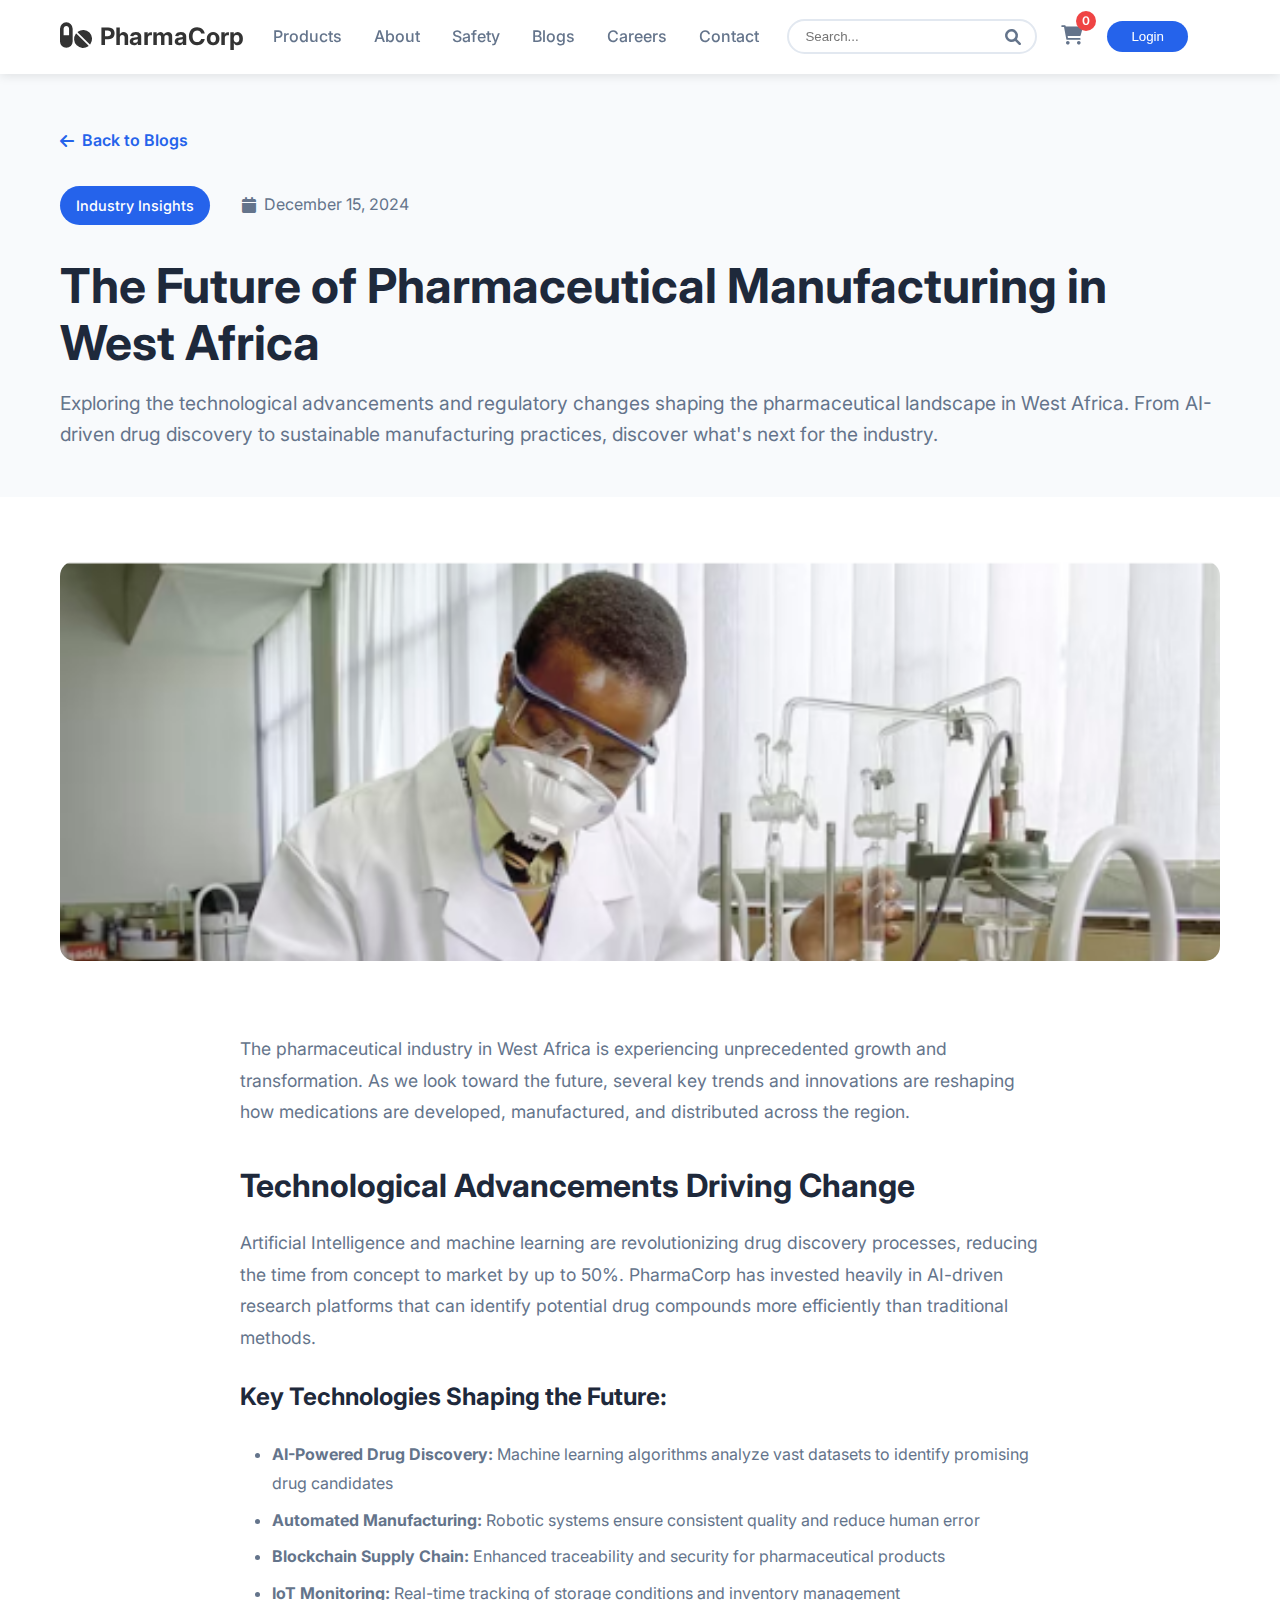
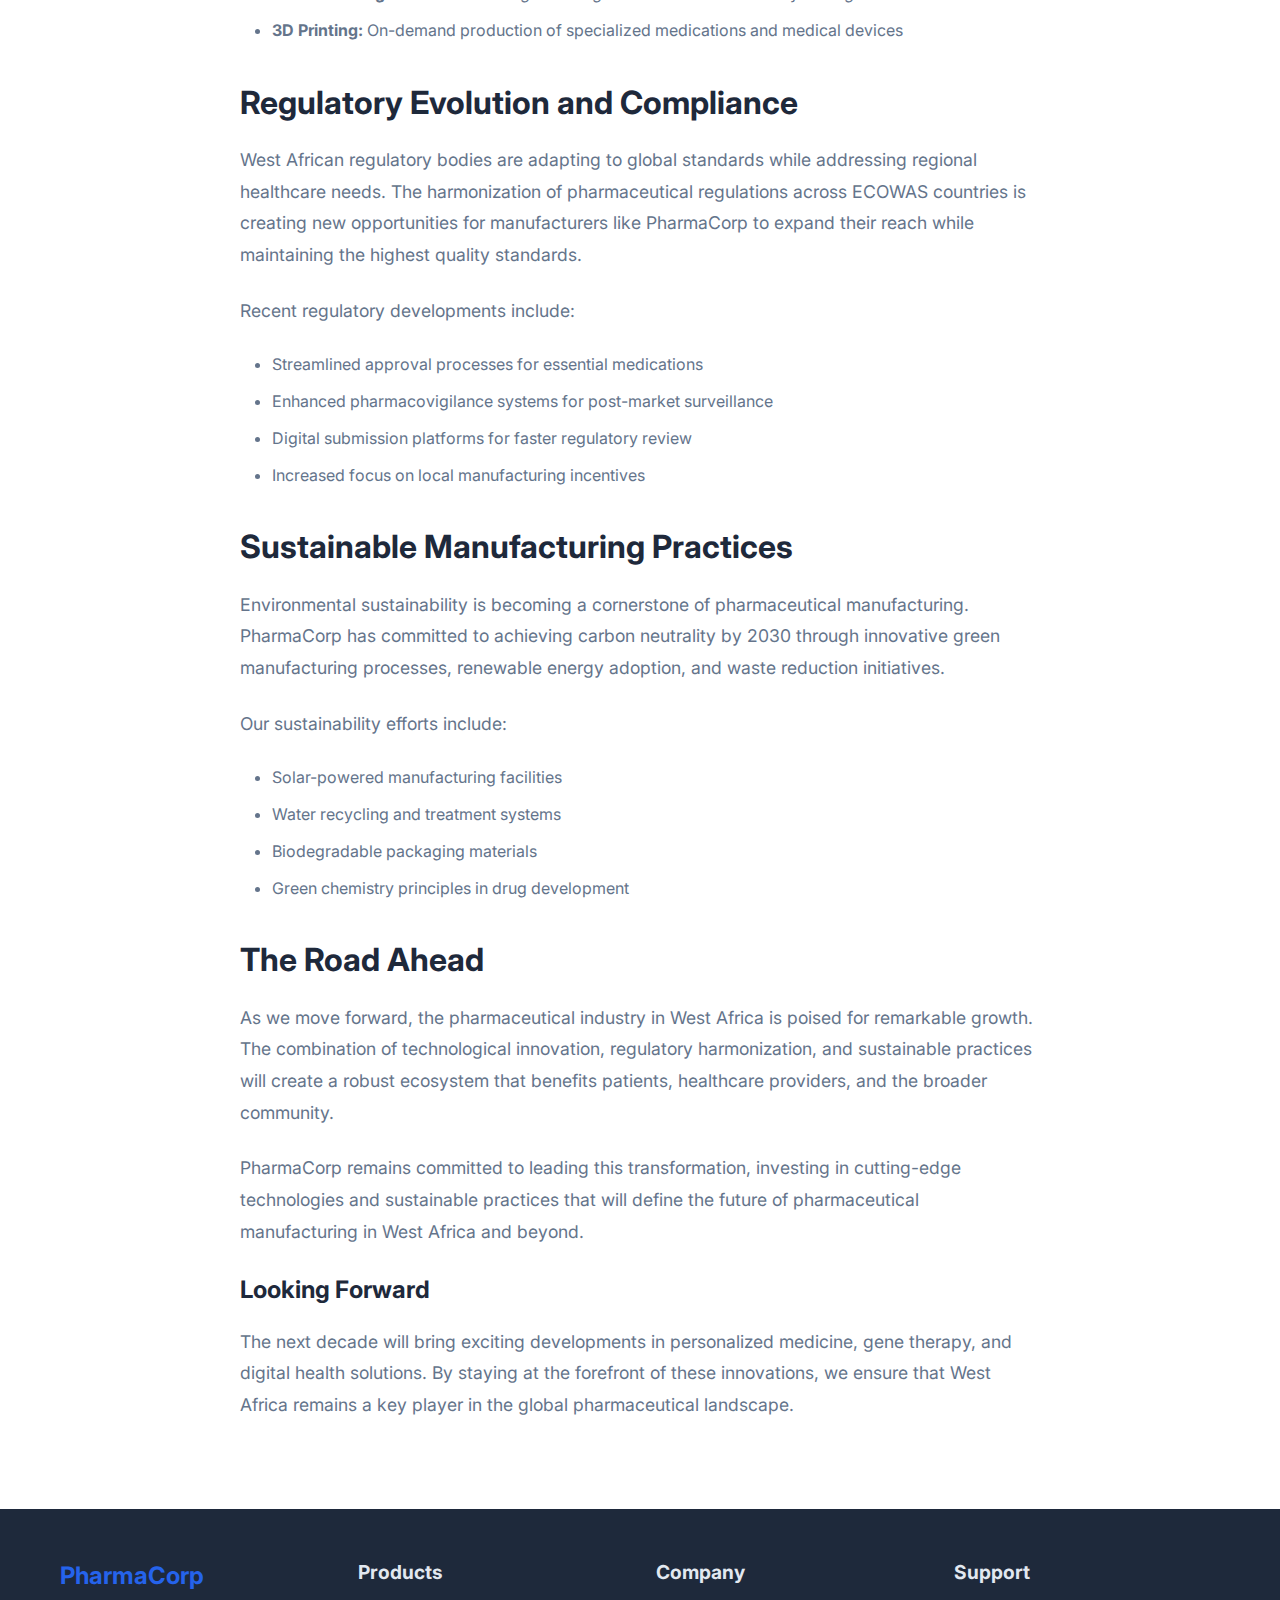
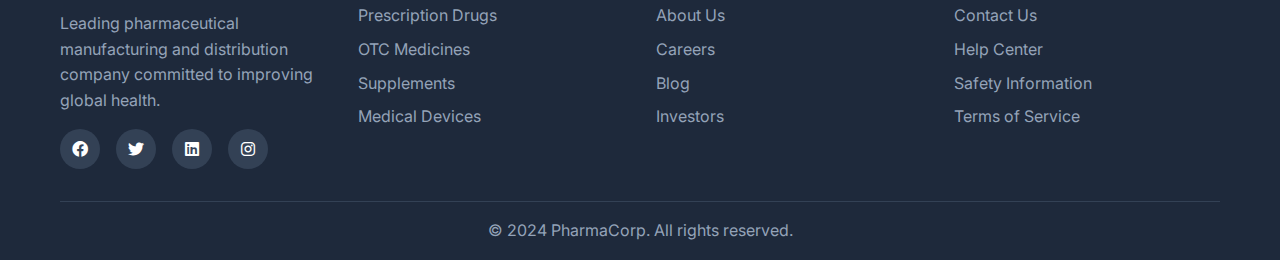
<file: blog-future-pharma.html>
<!DOCTYPE html>
<html lang="en">
<head>
    <meta charset="UTF-8">
    <meta name="viewport" content="width=device-width, initial-scale=1.0">
    <title>The Future of Pharmaceutical Manufacturing in West Africa - PharmaCorp Blog</title>
    <link rel="stylesheet" href="styles.css">
    <link href="https://cdnjs.cloudflare.com/ajax/libs/font-awesome/6.0.0/css/all.min.css" rel="stylesheet">
    <link href="https://fonts.googleapis.com/css2?family=Inter:wght@300;400;500;600;700&display=swap" rel="stylesheet">
    <style>
        .blog-post-page {
            margin-top: 80px;
        }
        
        .blog-post-header {
            background: #f8fafc;
            padding: 3rem 0;
        }
        
        .blog-post-meta {
            display: flex;
            align-items: center;
            gap: 2rem;
            margin-bottom: 2rem;
            flex-wrap: wrap;
        }
        
        .blog-post-category {
            background: #2563eb;
            color: white;
            padding: 0.5rem 1rem;
            border-radius: 20px;
            font-size: 0.9rem;
            font-weight: 500;
        }
        
        .blog-post-date {
            color: #64748b;
            display: flex;
            align-items: center;
        }
        
        .blog-post-date i {
            margin-right: 0.5rem;
        }
        
        .blog-post-title {
            font-size: 3rem;
            font-weight: 700;
            color: #1e293b;
            line-height: 1.2;
            margin-bottom: 1rem;
        }
        
        .blog-post-excerpt {
            font-size: 1.2rem;
            color: #64748b;
            line-height: 1.6;
        }
        
        .blog-post-image {
            width: 100%;
            height: 400px;
            object-fit: cover;
            object-position: top;
            border-radius: 15px;
            margin: 2rem 0;
        }
        
        .blog-post-content {
            max-width: 800px;
            margin: 0 auto;
            padding: 2rem 0;
        }
        
        .blog-post-content h2 {
            font-size: 2rem;
            color: #1e293b;
            margin: 2rem 0 1rem;
        }
        
        .blog-post-content h3 {
            font-size: 1.5rem;
            color: #1e293b;
            margin: 1.5rem 0 1rem;
        }
        
        .blog-post-content p {
            color: #64748b;
            line-height: 1.8;
            margin-bottom: 1.5rem;
            font-size: 1.1rem;
        }
        
        .blog-post-content ul {
            margin: 1.5rem 0;
            padding-left: 2rem;
        }
        
        .blog-post-content li {
            color: #64748b;
            line-height: 1.8;
            margin-bottom: 0.5rem;
        }
        
        .back-to-blogs {
            display: inline-flex;
            align-items: center;
            color: #2563eb;
            text-decoration: none;
            font-weight: 600;
            margin-bottom: 2rem;
            transition: color 0.3s;
        }
        
        .back-to-blogs:hover {
            color: #1d4ed8;
        }
        
        .back-to-blogs i {
            margin-right: 0.5rem;
        }
        
        @media (max-width: 768px) {
            .blog-post-title {
                font-size: 2rem;
            }
            
            .blog-post-meta {
                flex-direction: column;
                align-items: flex-start;
                gap: 1rem;
            }
        }
    </style>
</head>
<body>
    <!-- Header -->
    <header class="header">
        <div class="container">
            <a href="index.html" class="nav-brand" style="text-decoration: none; color: inherit;">
                <i class="fas fa-pills"></i>
                <span>PharmaCorp</span>
            </a>
            <nav class="nav-menu">
                <a href="products.html">Products</a>
                <a href="about.html">About</a>
                <a href="safety.html">Safety</a>
                <a href="blogs.html">Blogs</a>
                <a href="careers.html">Careers</a>
                <a href="index.html#contact">Contact</a>
            </nav>
            <div class="nav-actions">
                <div class="search-box">
                    <input type="text" placeholder="Search..." id="searchInput">
                    <i class="fas fa-search"></i>
                </div>
                <div class="cart-icon">
                    <i class="fas fa-shopping-cart"></i>
                    <span class="cart-count">0</span>
                </div>
                <button class="login-btn">Login</button>
            </div>
        </div>
    </header>

    <!-- Blog Post Page -->
    <main class="blog-post-page">
        <!-- Blog Post Header -->
        <section class="blog-post-header">
            <div class="container">
                <a href="blogs.html" class="back-to-blogs">
                    <i class="fas fa-arrow-left"></i>
                    Back to Blogs
                </a>
                
                <div class="blog-post-meta">
                    <span class="blog-post-category">Industry Insights</span>
                    <span class="blog-post-date">
                        <i class="fas fa-calendar"></i>
                        December 15, 2024
                    </span>
                </div>
                
                <h1 class="blog-post-title">The Future of Pharmaceutical Manufacturing in West Africa</h1>
                <p class="blog-post-excerpt">Exploring the technological advancements and regulatory changes shaping the pharmaceutical landscape in West Africa. From AI-driven drug discovery to sustainable manufacturing practices, discover what's next for the industry.</p>
            </div>
        </section>

        <!-- Blog Post Content -->
        <section style="padding: 2rem 0; background: white;">
            <div class="container">
                <img src="images/doc in lab.png" alt="Pharmaceutical Scientist in Laboratory" class="blog-post-image"  >
                
                <div class="blog-post-content">
                    <p>The pharmaceutical industry in West Africa is experiencing unprecedented growth and transformation. As we look toward the future, several key trends and innovations are reshaping how medications are developed, manufactured, and distributed across the region.</p>

                    <h2>Technological Advancements Driving Change</h2>
                    <p>Artificial Intelligence and machine learning are revolutionizing drug discovery processes, reducing the time from concept to market by up to 50%. PharmaCorp has invested heavily in AI-driven research platforms that can identify potential drug compounds more efficiently than traditional methods.</p>

                    <h3>Key Technologies Shaping the Future:</h3>
                    <ul>
                        <li><strong>AI-Powered Drug Discovery:</strong> Machine learning algorithms analyze vast datasets to identify promising drug candidates</li>
                        <li><strong>Automated Manufacturing:</strong> Robotic systems ensure consistent quality and reduce human error</li>
                        <li><strong>Blockchain Supply Chain:</strong> Enhanced traceability and security for pharmaceutical products</li>
                        <li><strong>IoT Monitoring:</strong> Real-time tracking of storage conditions and inventory management</li>
                        <li><strong>3D Printing:</strong> On-demand production of specialized medications and medical devices</li>
                    </ul>

                    <h2>Regulatory Evolution and Compliance</h2>
                    <p>West African regulatory bodies are adapting to global standards while addressing regional healthcare needs. The harmonization of pharmaceutical regulations across ECOWAS countries is creating new opportunities for manufacturers like PharmaCorp to expand their reach while maintaining the highest quality standards.</p>

                    <p>Recent regulatory developments include:</p>
                    <ul>
                        <li>Streamlined approval processes for essential medications</li>
                        <li>Enhanced pharmacovigilance systems for post-market surveillance</li>
                        <li>Digital submission platforms for faster regulatory review</li>
                        <li>Increased focus on local manufacturing incentives</li>
                    </ul>

                    <h2>Sustainable Manufacturing Practices</h2>
                    <p>Environmental sustainability is becoming a cornerstone of pharmaceutical manufacturing. PharmaCorp has committed to achieving carbon neutrality by 2030 through innovative green manufacturing processes, renewable energy adoption, and waste reduction initiatives.</p>

                    <p>Our sustainability efforts include:</p>
                    <ul>
                        <li>Solar-powered manufacturing facilities</li>
                        <li>Water recycling and treatment systems</li>
                        <li>Biodegradable packaging materials</li>
                        <li>Green chemistry principles in drug development</li>
                    </ul>

                    <h2>The Road Ahead</h2>
                    <p>As we move forward, the pharmaceutical industry in West Africa is poised for remarkable growth. The combination of technological innovation, regulatory harmonization, and sustainable practices will create a robust ecosystem that benefits patients, healthcare providers, and the broader community.</p>

                    <p>PharmaCorp remains committed to leading this transformation, investing in cutting-edge technologies and sustainable practices that will define the future of pharmaceutical manufacturing in West Africa and beyond.</p>

                    <h3>Looking Forward</h3>
                    <p>The next decade will bring exciting developments in personalized medicine, gene therapy, and digital health solutions. By staying at the forefront of these innovations, we ensure that West Africa remains a key player in the global pharmaceutical landscape.</p>
                </div>
            </div>
        </section>
    </main>

    <!-- Footer -->
    <footer class="footer">
        <div class="container">
            <div class="footer-content">
                <div class="footer-section">
                    <h3>PharmaCorp</h3>
                    <p>Leading pharmaceutical manufacturing and distribution company committed to improving global health.</p>
                    <div class="social-links">
                        <a href="https://www.facebook.com/pharmacorp" target="_blank" rel="noopener noreferrer"><i class="fab fa-facebook"></i></a>
                        <a href="https://www.twitter.com/pharmacorp" target="_blank" rel="noopener noreferrer"><i class="fab fa-twitter"></i></a>
                        <a href="https://www.linkedin.com/company/pharmacorp" target="_blank" rel="noopener noreferrer"><i class="fab fa-linkedin"></i></a>
                        <a href="https://www.instagram.com/pharmacorp" target="_blank" rel="noopener noreferrer"><i class="fab fa-instagram"></i></a>
                    </div>
                </div>
                <div class="footer-section">
                    <h4>Products</h4>
                    <ul>
                        <li><a href="#">Prescription Drugs</a></li>
                        <li><a href="#">OTC Medicines</a></li>
                        <li><a href="#">Supplements</a></li>
                        <li><a href="#">Medical Devices</a></li>
                    </ul>
                </div>
                <div class="footer-section">
                    <h4>Company</h4>
                    <ul>
                        <li><a href="about.html">About Us</a></li>
                        <li><a href="#">Careers</a></li>
                        <li><a href="blogs.html">Blog</a></li>
                        <li><a href="#">Investors</a></li>
                    </ul>
                </div>
                <div class="footer-section">
                    <h4>Support</h4>
                    <ul>
                        <li><a href="index.html#contact">Contact Us</a></li>
                        <li><a href="#">Help Center</a></li>
                        <li><a href="safety.html">Safety Information</a></li>
                        <li><a href="#">Terms of Service</a></li>
                    </ul>
                </div>
            </div>
            <div class="footer-bottom">
                <p>&copy; 2024 PharmaCorp. All rights reserved.</p>
            </div>
        </div>
    </footer>

    <script src="script.js"></script>
</body>
</html>
</file>
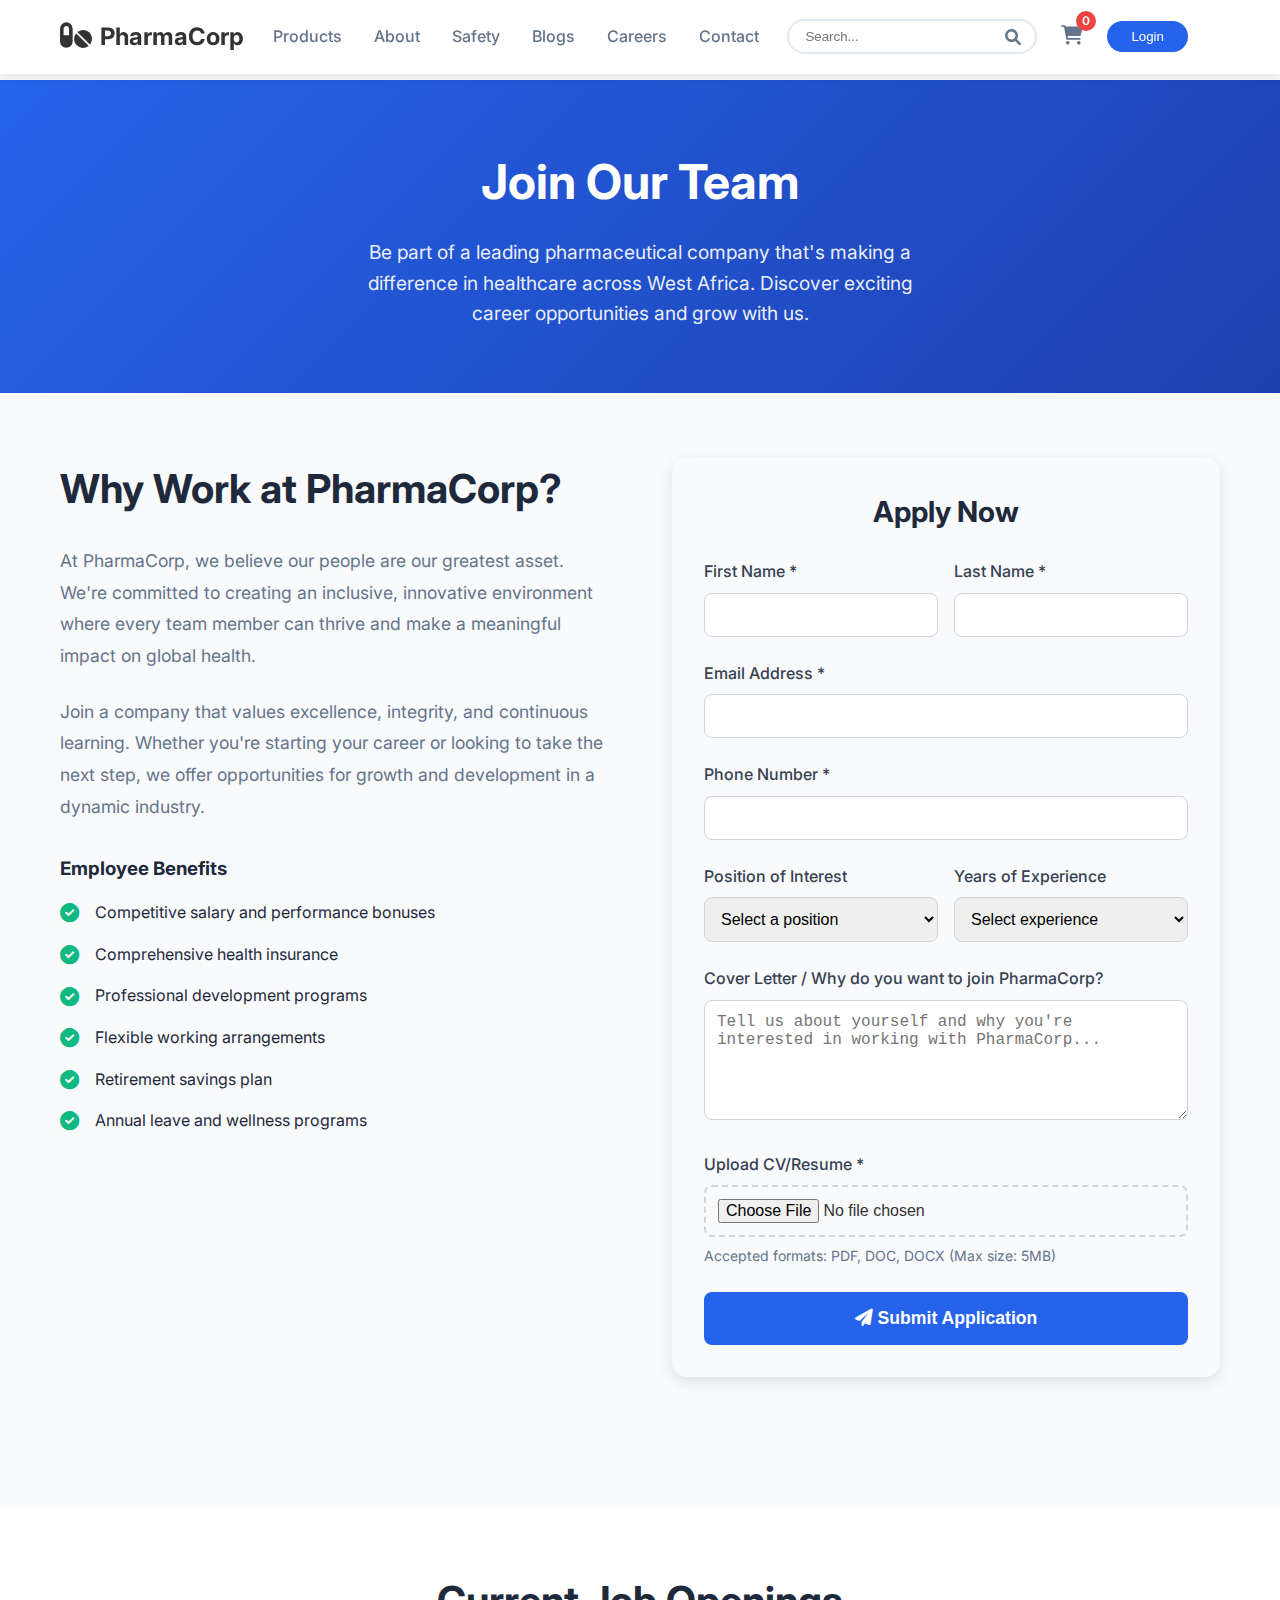
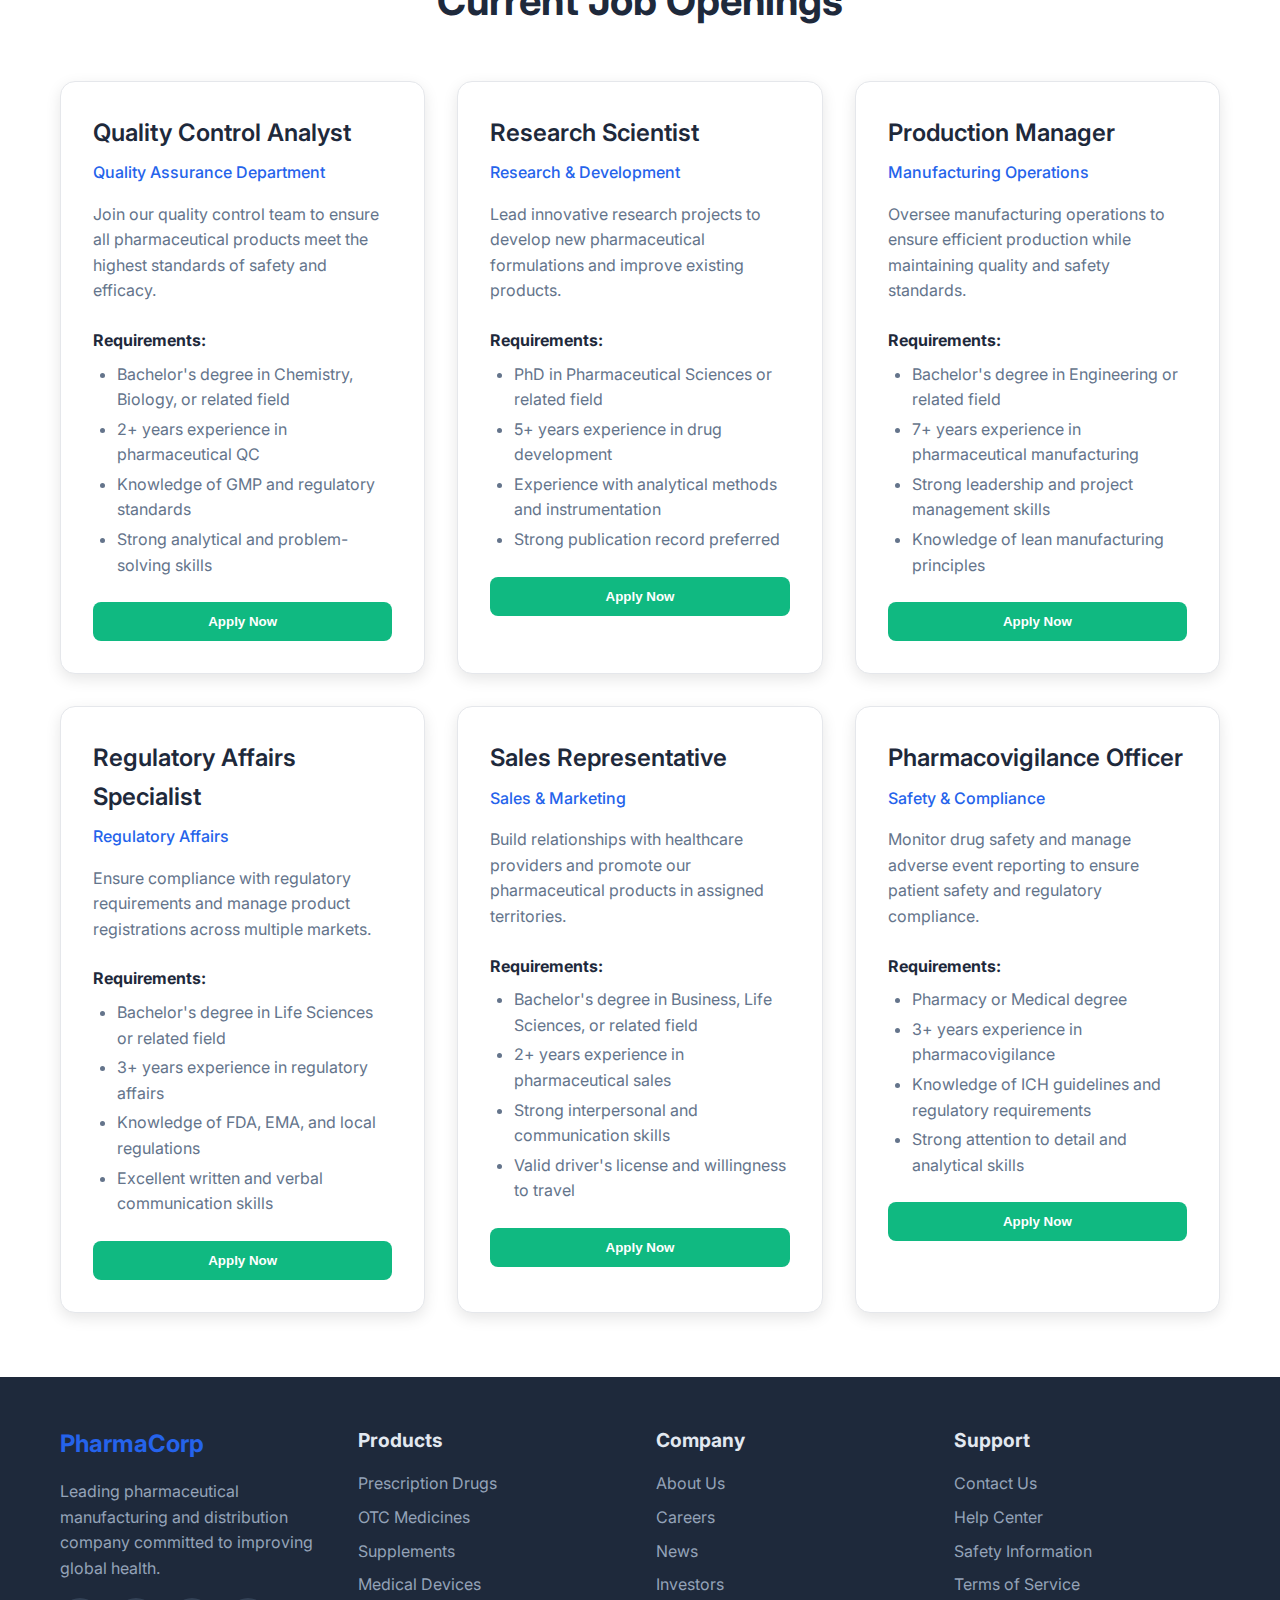
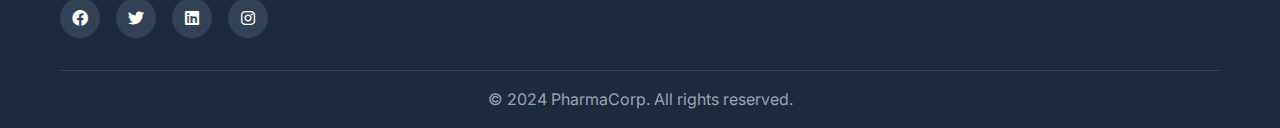
<file: careers.html>
<!DOCTYPE html>
<html lang="en">
<head>
    <meta charset="UTF-8">
    <meta name="viewport" content="width=device-width, initial-scale=1.0">
    <title>Careers - Join Our Team | PharmaCorp</title>
    <link rel="stylesheet" href="styles.css">
    <link href="https://cdnjs.cloudflare.com/ajax/libs/font-awesome/6.0.0/css/all.min.css" rel="stylesheet">
    <link href="https://fonts.googleapis.com/css2?family=Inter:wght@300;400;500;600;700&display=swap" rel="stylesheet">
    <style>
        .careers-page {
            margin-top: 80px;
        }
        
        .careers-hero {
            background: linear-gradient(135deg, #2563eb 0%, #1e40af 100%);
            color: white;
            padding: 4rem 0;
            text-align: center;
        }
        
        .careers-hero h1 {
            font-size: 3rem;
            font-weight: 700;
            margin-bottom: 1rem;
        }
        
        .careers-hero p {
            font-size: 1.2rem;
            opacity: 0.9;
            max-width: 600px;
            margin: 0 auto;
        }
        
        .careers-content {
            padding: 4rem 0;
        }
        
        .careers-grid {
            display: grid;
            grid-template-columns: 1fr 1fr;
            gap: 4rem;
            margin-bottom: 4rem;
        }
        
        .careers-info h2 {
            font-size: 2.5rem;
            color: #1e293b;
            margin-bottom: 1.5rem;
        }
        
        .careers-info p {
            color: #64748b;
            line-height: 1.8;
            margin-bottom: 1.5rem;
            font-size: 1.1rem;
        }
        
        .benefits-list {
            list-style: none;
            padding: 0;
        }
        
        .benefits-list li {
            display: flex;
            align-items: center;
            margin-bottom: 1rem;
            color: #1e293b;
        }
        
        .benefits-list i {
            color: #10b981;
            margin-right: 1rem;
            font-size: 1.2rem;
        }
        
        .application-form {
            background: #f8fafc;
            padding: 2rem;
            border-radius: 15px;
            box-shadow: 0 5px 15px rgba(0,0,0,0.1);
        }
        
        .application-form h3 {
            font-size: 1.8rem;
            color: #1e293b;
            margin-bottom: 1.5rem;
            text-align: center;
        }
        
        .form-group {
            margin-bottom: 1.5rem;
        }
        
        .form-group label {
            display: block;
            margin-bottom: 0.5rem;
            color: #374151;
            font-weight: 500;
        }
        
        .form-group input,
        .form-group select,
        .form-group textarea {
            width: 100%;
            padding: 0.75rem;
            border: 1px solid #d1d5db;
            border-radius: 8px;
            font-size: 1rem;
            transition: border-color 0.3s;
        }
        
        .form-group input:focus,
        .form-group select:focus,
        .form-group textarea:focus {
            outline: none;
            border-color: #2563eb;
            box-shadow: 0 0 0 3px rgba(37, 99, 235, 0.1);
        }
        
        .form-group textarea {
            resize: vertical;
            min-height: 120px;
        }
        
        .form-row {
            display: grid;
            grid-template-columns: 1fr 1fr;
            gap: 1rem;
        }
        
        .submit-btn {
            background: #2563eb;
            color: white;
            padding: 1rem 2rem;
            border: none;
            border-radius: 8px;
            font-size: 1.1rem;
            font-weight: 600;
            cursor: pointer;
            transition: background-color 0.3s;
            width: 100%;
        }
        
        .submit-btn:hover {
            background: #1d4ed8;
        }
        
        .job-openings {
            background: white;
            padding: 4rem 0;
        }
        
        .job-openings h2 {
            text-align: center;
            font-size: 2.5rem;
            color: #1e293b;
            margin-bottom: 3rem;
        }
        
        .jobs-grid {
            display: grid;
            grid-template-columns: repeat(auto-fit, minmax(350px, 1fr));
            gap: 2rem;
        }
        
        .job-card {
            background: white;
            padding: 2rem;
            border-radius: 15px;
            box-shadow: 0 5px 15px rgba(0,0,0,0.1);
            border: 1px solid #e5e7eb;
            transition: transform 0.3s, box-shadow 0.3s;
        }
        
        .job-card:hover {
            transform: translateY(-5px);
            box-shadow: 0 10px 25px rgba(0,0,0,0.15);
        }
        
        .job-title {
            font-size: 1.5rem;
            font-weight: 600;
            color: #1e293b;
            margin-bottom: 0.5rem;
        }
        
        .job-department {
            color: #2563eb;
            font-weight: 500;
            margin-bottom: 1rem;
        }
        
        .job-description {
            color: #64748b;
            line-height: 1.6;
            margin-bottom: 1.5rem;
        }
        
        .job-requirements {
            margin-bottom: 1.5rem;
        }
        
        .job-requirements h4 {
            color: #1e293b;
            margin-bottom: 0.5rem;
            font-size: 1rem;
        }
        
        .job-requirements ul {
            color: #64748b;
            padding-left: 1.5rem;
        }
        
        .job-requirements li {
            margin-bottom: 0.25rem;
        }
        
        .apply-btn {
            background: #10b981;
            color: white;
            padding: 0.75rem 1.5rem;
            border: none;
            border-radius: 8px;
            font-weight: 600;
            cursor: pointer;
            transition: background-color 0.3s;
            width: 100%;
        }
        
        .apply-btn:hover {
            background: #059669;
        }
        
        @media (max-width: 768px) {
            .careers-grid {
                grid-template-columns: 1fr;
                gap: 2rem;
            }
            
            .form-row {
                grid-template-columns: 1fr;
            }
            
            .careers-hero h1 {
                font-size: 2rem;
            }
        }
    </style>
</head>
<body>
    <!-- Header -->
    <header class="header">
        <div class="container">
            <a href="index.html" class="nav-brand" style="text-decoration: none; color: inherit;">
                <i class="fas fa-pills"></i>
                <span>PharmaCorp</span>
            </a>
            <nav class="nav-menu">
                <a href="products.html">Products</a>
                <a href="about.html">About</a>
                <a href="safety.html">Safety</a>
                <a href="blogs.html">Blogs</a>
                <a href="careers.html">Careers</a>
                <a href="index.html#contact">Contact</a>
            </nav>
            <div class="nav-actions">
                <div class="search-box">
                    <input type="text" placeholder="Search..." id="searchInput">
                    <i class="fas fa-search"></i>
                </div>
                <div class="cart-icon">
                    <i class="fas fa-shopping-cart"></i>
                    <span class="cart-count">0</span>
                </div>
                <button class="login-btn">Login</button>
            </div>
        </div>
    </header>

    <!-- Careers Page -->
    <main class="careers-page">
        <!-- Hero Section -->
        <section class="careers-hero">
            <div class="container">
                <h1>Join Our Team</h1>
                <p>Be part of a leading pharmaceutical company that's making a difference in healthcare across West Africa. Discover exciting career opportunities and grow with us.</p>
            </div>
        </section>

        <!-- Careers Content -->
        <section class="careers-content">
            <div class="container">
                <div class="careers-grid">
                    <div class="careers-info">
                        <h2>Why Work at PharmaCorp?</h2>
                        <p>At PharmaCorp, we believe our people are our greatest asset. We're committed to creating an inclusive, innovative environment where every team member can thrive and make a meaningful impact on global health.</p>
                        
                        <p>Join a company that values excellence, integrity, and continuous learning. Whether you're starting your career or looking to take the next step, we offer opportunities for growth and development in a dynamic industry.</p>
                        
                        <h3 style="color: #1e293b; margin: 2rem 0 1rem;">Employee Benefits</h3>
                        <ul class="benefits-list">
                            <li><i class="fas fa-check-circle"></i>Competitive salary and performance bonuses</li>
                            <li><i class="fas fa-check-circle"></i>Comprehensive health insurance</li>
                            <li><i class="fas fa-check-circle"></i>Professional development programs</li>
                            <li><i class="fas fa-check-circle"></i>Flexible working arrangements</li>
                            <li><i class="fas fa-check-circle"></i>Retirement savings plan</li>
                            <li><i class="fas fa-check-circle"></i>Annual leave and wellness programs</li>
                        </ul>
                    </div>
                    
                    <div class="application-form">
                        <h3>Apply Now</h3>
                        <form id="careerForm">
                            <div class="form-row">
                                <div class="form-group">
                                    <label for="firstName">First Name *</label>
                                    <input type="text" id="firstName" name="firstName" required>
                                </div>
                                <div class="form-group">
                                    <label for="lastName">Last Name *</label>
                                    <input type="text" id="lastName" name="lastName" required>
                                </div>
                            </div>
                            
                            <div class="form-group">
                                <label for="email">Email Address *</label>
                                <input type="email" id="email" name="email" required>
                            </div>
                            
                            <div class="form-group">
                                <label for="phone">Phone Number *</label>
                                <input type="tel" id="phone" name="phone" required>
                            </div>
                            
                            <div class="form-row">
                                <div class="form-group">
                                    <label for="position">Position of Interest</label>
                                    <select id="position" name="position">
                                        <option value="">Select a position</option>
                                        <option value="quality-analyst">Quality Control Analyst</option>
                                        <option value="research-scientist">Research Scientist</option>
                                        <option value="production-manager">Production Manager</option>
                                        <option value="regulatory-affairs">Regulatory Affairs Specialist</option>
                                        <option value="sales-representative">Sales Representative</option>
                                        <option value="other">Other</option>
                                    </select>
                                </div>
                                <div class="form-group">
                                    <label for="experience">Years of Experience</label>
                                    <select id="experience" name="experience">
                                        <option value="">Select experience</option>
                                        <option value="0-2">0-2 years</option>
                                        <option value="3-5">3-5 years</option>
                                        <option value="6-10">6-10 years</option>
                                        <option value="10+">10+ years</option>
                                    </select>
                                </div>
                            </div>
                            
                            <div class="form-group">
                                <label for="coverLetter">Cover Letter / Why do you want to join PharmaCorp?</label>
                                <textarea id="coverLetter" name="coverLetter" placeholder="Tell us about yourself and why you're interested in working with PharmaCorp..."></textarea>
                            </div>

                            <div class="form-group">
                                <label for="cvUpload">Upload CV/Resume *</label>
                                <input type="file" id="cvUpload" name="cvUpload" accept=".pdf,.doc,.docx" required style="padding: 0.75rem; border: 2px dashed #d1d5db; border-radius: 8px; background: #f9fafb;">
                                <small style="color: #64748b; font-size: 0.875rem; margin-top: 0.5rem; display: block;">Accepted formats: PDF, DOC, DOCX (Max size: 5MB)</small>
                            </div>

                            <button type="submit" class="submit-btn">
                                <i class="fas fa-paper-plane"></i>
                                Submit Application
                            </button>
                        </form>
                    </div>
                </div>
            </div>
        </section>

        <!-- Job Openings -->
        <section class="job-openings">
            <div class="container">
                <h2>Current Job Openings</h2>
                <div class="jobs-grid">
                    <div class="job-card">
                        <h3 class="job-title">Quality Control Analyst</h3>
                        <div class="job-department">Quality Assurance Department</div>
                        <p class="job-description">Join our quality control team to ensure all pharmaceutical products meet the highest standards of safety and efficacy.</p>
                        <div class="job-requirements">
                            <h4>Requirements:</h4>
                            <ul>
                                <li>Bachelor's degree in Chemistry, Biology, or related field</li>
                                <li>2+ years experience in pharmaceutical QC</li>
                                <li>Knowledge of GMP and regulatory standards</li>
                                <li>Strong analytical and problem-solving skills</li>
                            </ul>
                        </div>
                        <button class="apply-btn" onclick="scrollToApplication('quality-analyst')">Apply Now</button>
                    </div>

                    <div class="job-card">
                        <h3 class="job-title">Research Scientist</h3>
                        <div class="job-department">Research & Development</div>
                        <p class="job-description">Lead innovative research projects to develop new pharmaceutical formulations and improve existing products.</p>
                        <div class="job-requirements">
                            <h4>Requirements:</h4>
                            <ul>
                                <li>PhD in Pharmaceutical Sciences or related field</li>
                                <li>5+ years experience in drug development</li>
                                <li>Experience with analytical methods and instrumentation</li>
                                <li>Strong publication record preferred</li>
                            </ul>
                        </div>
                        <button class="apply-btn" onclick="scrollToApplication('research-scientist')">Apply Now</button>
                    </div>

                    <div class="job-card">
                        <h3 class="job-title">Production Manager</h3>
                        <div class="job-department">Manufacturing Operations</div>
                        <p class="job-description">Oversee manufacturing operations to ensure efficient production while maintaining quality and safety standards.</p>
                        <div class="job-requirements">
                            <h4>Requirements:</h4>
                            <ul>
                                <li>Bachelor's degree in Engineering or related field</li>
                                <li>7+ years experience in pharmaceutical manufacturing</li>
                                <li>Strong leadership and project management skills</li>
                                <li>Knowledge of lean manufacturing principles</li>
                            </ul>
                        </div>
                        <button class="apply-btn" onclick="scrollToApplication('production-manager')">Apply Now</button>
                    </div>

                    <div class="job-card">
                        <h3 class="job-title">Regulatory Affairs Specialist</h3>
                        <div class="job-department">Regulatory Affairs</div>
                        <p class="job-description">Ensure compliance with regulatory requirements and manage product registrations across multiple markets.</p>
                        <div class="job-requirements">
                            <h4>Requirements:</h4>
                            <ul>
                                <li>Bachelor's degree in Life Sciences or related field</li>
                                <li>3+ years experience in regulatory affairs</li>
                                <li>Knowledge of FDA, EMA, and local regulations</li>
                                <li>Excellent written and verbal communication skills</li>
                            </ul>
                        </div>
                        <button class="apply-btn" onclick="scrollToApplication('regulatory-affairs')">Apply Now</button>
                    </div>

                    <div class="job-card">
                        <h3 class="job-title">Sales Representative</h3>
                        <div class="job-department">Sales & Marketing</div>
                        <p class="job-description">Build relationships with healthcare providers and promote our pharmaceutical products in assigned territories.</p>
                        <div class="job-requirements">
                            <h4>Requirements:</h4>
                            <ul>
                                <li>Bachelor's degree in Business, Life Sciences, or related field</li>
                                <li>2+ years experience in pharmaceutical sales</li>
                                <li>Strong interpersonal and communication skills</li>
                                <li>Valid driver's license and willingness to travel</li>
                            </ul>
                        </div>
                        <button class="apply-btn" onclick="scrollToApplication('sales-representative')">Apply Now</button>
                    </div>

                    <div class="job-card">
                        <h3 class="job-title">Pharmacovigilance Officer</h3>
                        <div class="job-department">Safety & Compliance</div>
                        <p class="job-description">Monitor drug safety and manage adverse event reporting to ensure patient safety and regulatory compliance.</p>
                        <div class="job-requirements">
                            <h4>Requirements:</h4>
                            <ul>
                                <li>Pharmacy or Medical degree</li>
                                <li>3+ years experience in pharmacovigilance</li>
                                <li>Knowledge of ICH guidelines and regulatory requirements</li>
                                <li>Strong attention to detail and analytical skills</li>
                            </ul>
                        </div>
                        <button class="apply-btn" onclick="scrollToApplication('other')">Apply Now</button>
                    </div>
                </div>
            </div>
        </section>
    </main>

    <!-- Footer -->
    <footer class="footer">
        <div class="container">
            <div class="footer-content">
                <div class="footer-section">
                    <h3>PharmaCorp</h3>
                    <p>Leading pharmaceutical manufacturing and distribution company committed to improving global health.</p>
                    <div class="social-links">
                        <a href="https://www.facebook.com/pharmacorp" target="_blank" rel="noopener noreferrer"><i class="fab fa-facebook"></i></a>
                        <a href="https://www.twitter.com/pharmacorp" target="_blank" rel="noopener noreferrer"><i class="fab fa-twitter"></i></a>
                        <a href="https://www.linkedin.com/company/pharmacorp" target="_blank" rel="noopener noreferrer"><i class="fab fa-linkedin"></i></a>
                        <a href="https://www.instagram.com/pharmacorp" target="_blank" rel="noopener noreferrer"><i class="fab fa-instagram"></i></a>
                    </div>
                </div>
                <div class="footer-section">
                    <h4>Products</h4>
                    <ul>
                        <li><a href="#">Prescription Drugs</a></li>
                        <li><a href="#">OTC Medicines</a></li>
                        <li><a href="#">Supplements</a></li>
                        <li><a href="#">Medical Devices</a></li>
                    </ul>
                </div>
                <div class="footer-section">
                    <h4>Company</h4>
                    <ul>
                        <li><a href="about.html">About Us</a></li>
                        <li><a href="careers.html">Careers</a></li>
                        <li><a href="blogs.html">News</a></li>
                        <li><a href="#">Investors</a></li>
                    </ul>
                </div>
                <div class="footer-section">
                    <h4>Support</h4>
                    <ul>
                        <li><a href="index.html#contact">Contact Us</a></li>
                        <li><a href="#">Help Center</a></li>
                        <li><a href="safety.html">Safety Information</a></li>
                        <li><a href="#">Terms of Service</a></li>
                    </ul>
                </div>
            </div>
            <div class="footer-bottom">
                <p>&copy; 2024 PharmaCorp. All rights reserved.</p>
            </div>
        </div>
    </footer>

    <script src="script.js"></script>
    <script src="careers.js"></script>
</body>
</html>
</file>
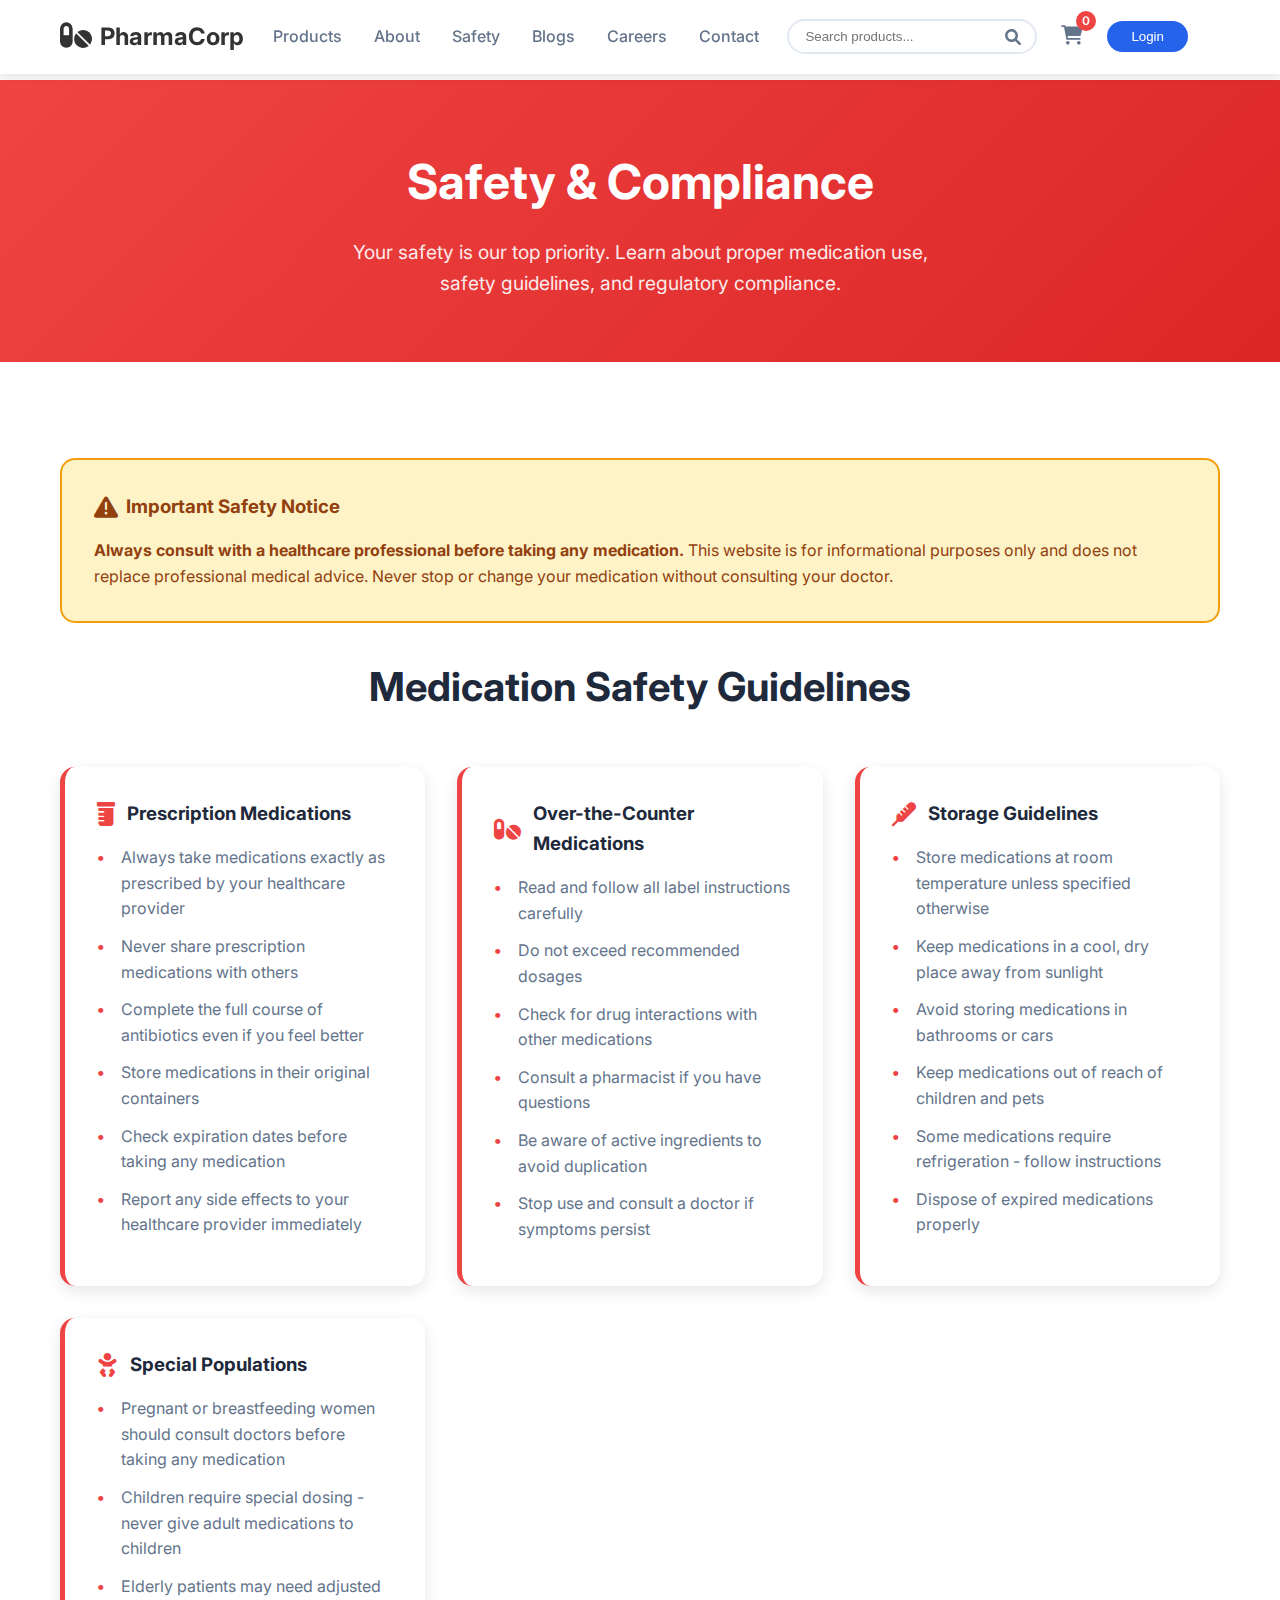
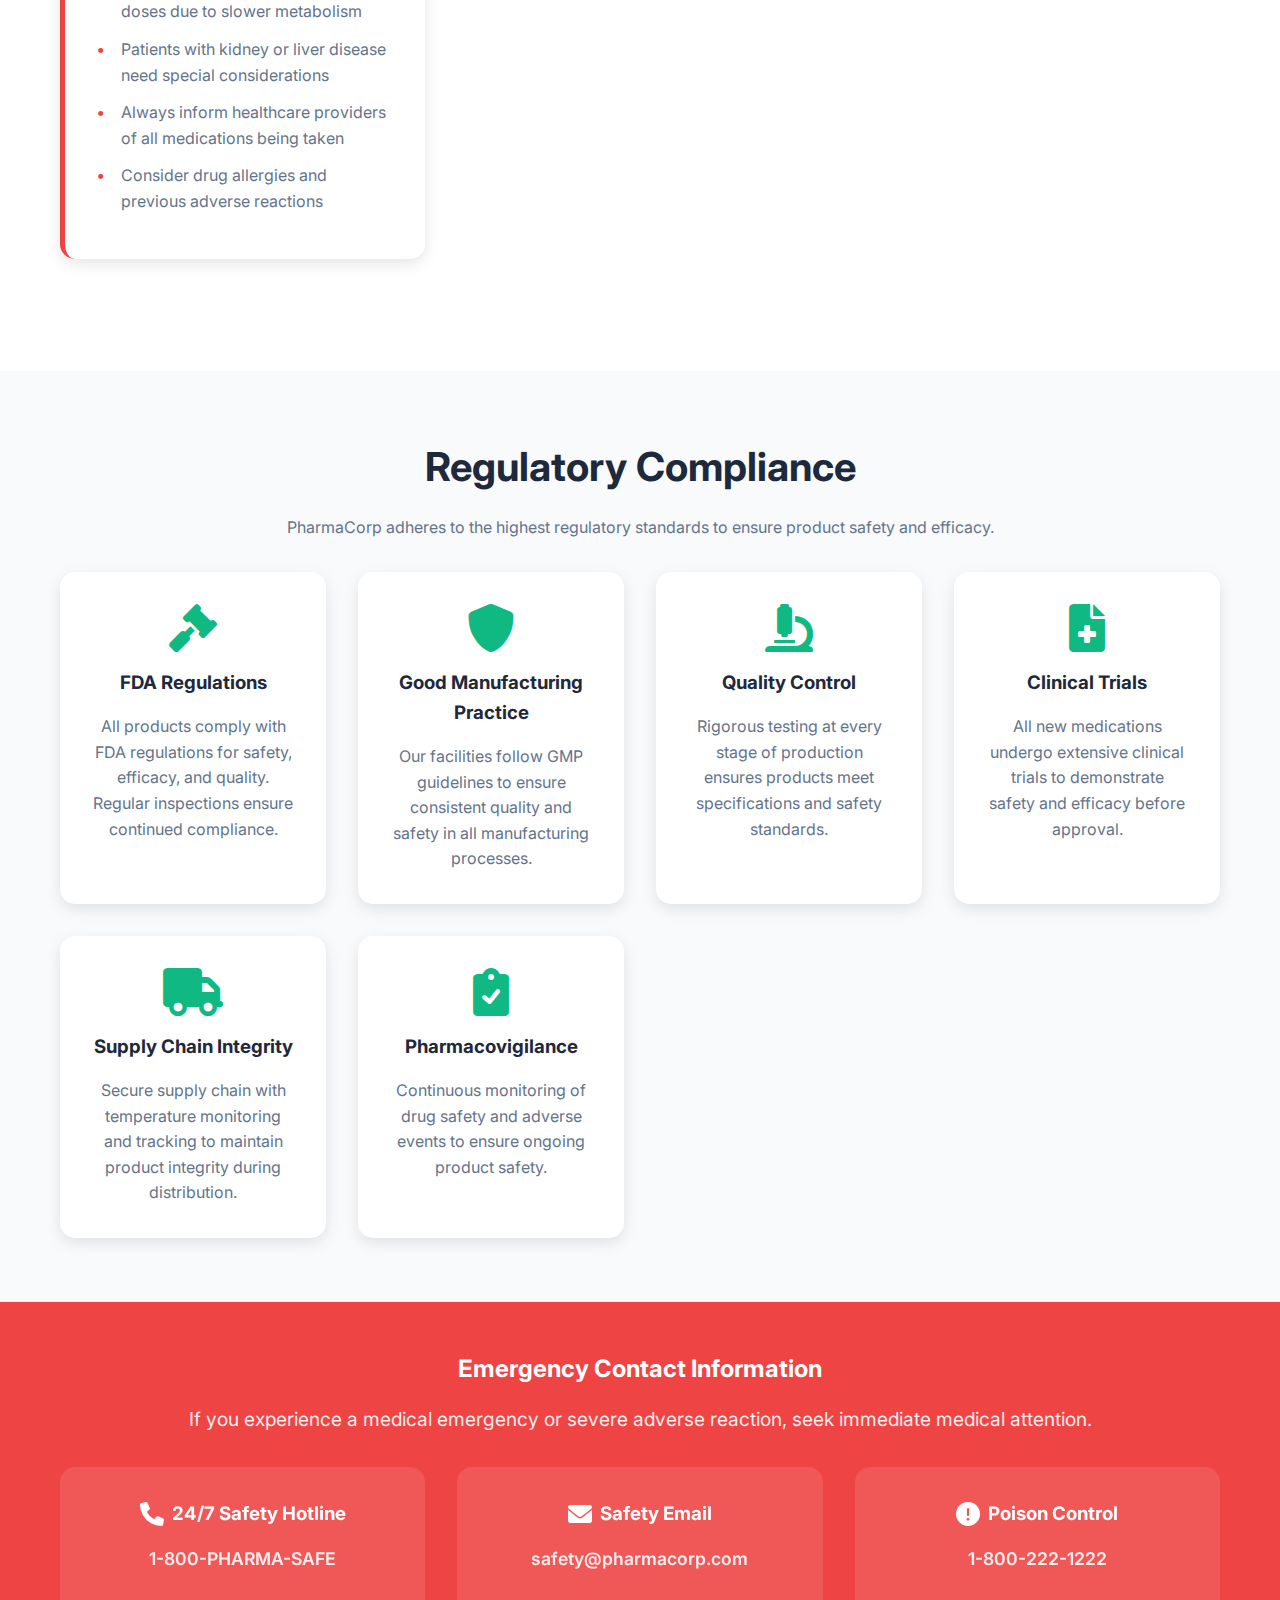
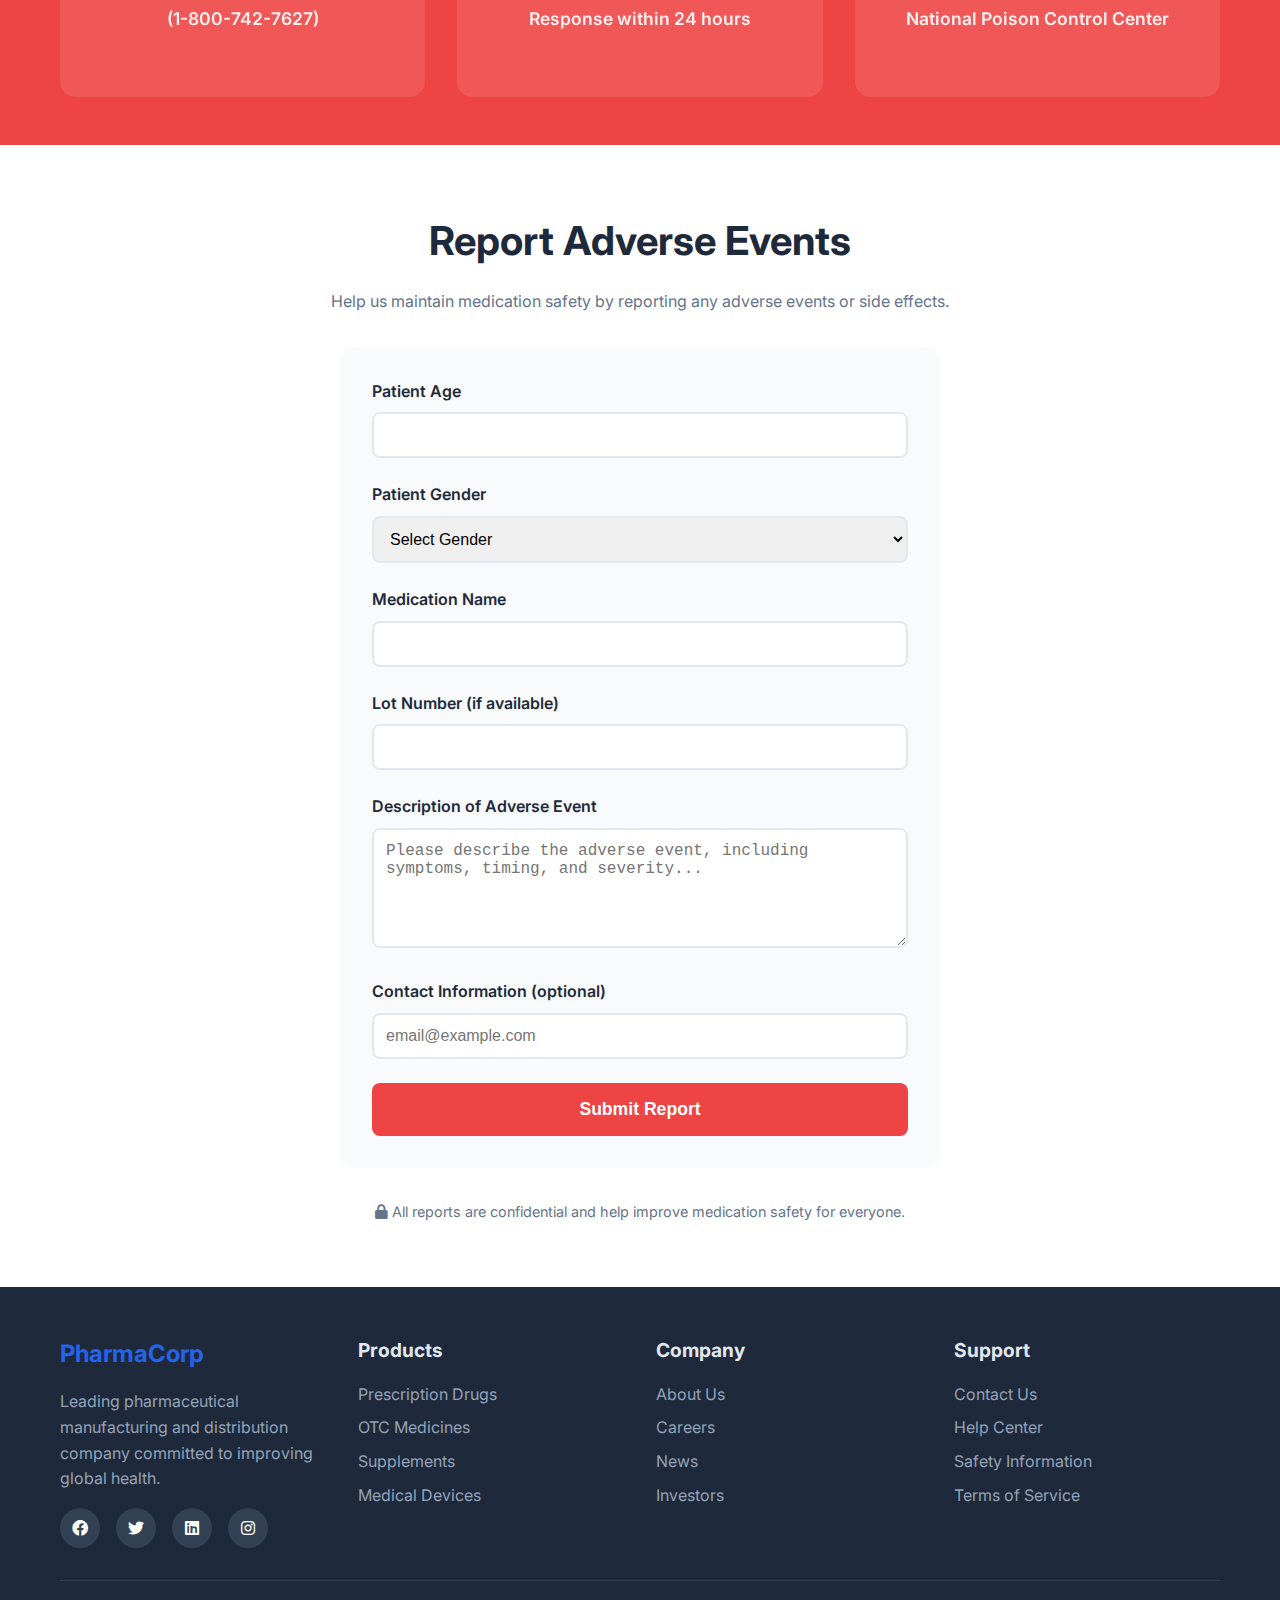
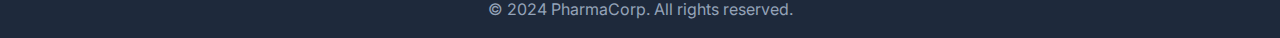
<file: safety.html>
<!DOCTYPE html>
<html lang="en">
<head>
    <meta charset="UTF-8">
    <meta name="viewport" content="width=device-width, initial-scale=1.0">
    <title>Safety & Compliance - PharmaCorp</title>
    <link rel="stylesheet" href="styles.css">
    <link href="https://cdnjs.cloudflare.com/ajax/libs/font-awesome/6.0.0/css/all.min.css" rel="stylesheet">
    <link href="https://fonts.googleapis.com/css2?family=Inter:wght@300;400;500;600;700&display=swap" rel="stylesheet">
    <style>
        .safety-page {
            margin-top: 80px;
        }
        
        .safety-hero {
            background: linear-gradient(135deg, #ef4444 0%, #dc2626 100%);
            color: white;
            padding: 4rem 0;
            text-align: center;
        }
        
        .safety-hero h1 {
            font-size: 3rem;
            margin-bottom: 1rem;
        }
        
        .safety-hero p {
            font-size: 1.2rem;
            opacity: 0.9;
            max-width: 600px;
            margin: 0 auto;
        }
        
        .warning-box {
            background: #fef3c7;
            border: 2px solid #f59e0b;
            border-radius: 15px;
            padding: 2rem;
            margin: 2rem 0;
            color: #92400e;
        }
        
        .warning-box h3 {
            color: #92400e;
            margin-bottom: 1rem;
            display: flex;
            align-items: center;
        }
        
        .warning-box h3 i {
            margin-right: 0.5rem;
            font-size: 1.5rem;
        }
        
        .safety-grid {
            display: grid;
            grid-template-columns: repeat(auto-fit, minmax(300px, 1fr));
            gap: 2rem;
            margin: 3rem 0;
        }
        
        .safety-card {
            background: white;
            border-radius: 15px;
            padding: 2rem;
            box-shadow: 0 5px 15px rgba(0,0,0,0.1);
            border-left: 5px solid #ef4444;
        }
        
        .safety-card h3 {
            color: #1e293b;
            margin-bottom: 1rem;
            display: flex;
            align-items: center;
        }
        
        .safety-card h3 i {
            margin-right: 0.75rem;
            color: #ef4444;
            font-size: 1.5rem;
        }
        
        .safety-card ul {
            list-style: none;
            padding: 0;
        }
        
        .safety-card li {
            margin-bottom: 0.75rem;
            padding-left: 1.5rem;
            position: relative;
            color: #64748b;
            line-height: 1.6;
        }
        
        .safety-card li::before {
            content: '•';
            position: absolute;
            left: 0;
            color: #ef4444;
            font-weight: bold;
        }
        
        .compliance-section {
            background: #f8fafc;
            padding: 4rem 0;
        }
        
        .compliance-grid {
            display: grid;
            grid-template-columns: repeat(auto-fit, minmax(250px, 1fr));
            gap: 2rem;
            margin-top: 2rem;
        }
        
        .compliance-card {
            background: white;
            border-radius: 15px;
            padding: 2rem;
            text-align: center;
            box-shadow: 0 5px 15px rgba(0,0,0,0.1);
            transition: transform 0.3s;
        }
        
        .compliance-card:hover {
            transform: translateY(-5px);
        }
        
        .compliance-card i {
            font-size: 3rem;
            color: #10b981;
            margin-bottom: 1rem;
        }
        
        .compliance-card h3 {
            color: #1e293b;
            margin-bottom: 1rem;
        }
        
        .compliance-card p {
            color: #64748b;
            line-height: 1.6;
        }
        
        .emergency-contact {
            background: #ef4444;
            color: white;
            padding: 3rem 0;
            text-align: center;
        }
        
        .emergency-contact h2 {
            margin-bottom: 1rem;
        }
        
        .emergency-contact p {
            font-size: 1.2rem;
            margin-bottom: 2rem;
            opacity: 0.9;
        }
        
        .emergency-info {
            display: grid;
            grid-template-columns: repeat(auto-fit, minmax(250px, 1fr));
            gap: 2rem;
            margin-top: 2rem;
        }
        
        .emergency-card {
            background: rgba(255,255,255,0.1);
            border-radius: 15px;
            padding: 2rem;
            backdrop-filter: blur(10px);
        }
        
        .emergency-card h3 {
            margin-bottom: 1rem;
            display: flex;
            align-items: center;
            justify-content: center;
        }
        
        .emergency-card h3 i {
            margin-right: 0.5rem;
            font-size: 1.5rem;
        }
        
        .emergency-card p {
            font-size: 1.1rem;
            font-weight: 600;
        }
        
        .reporting-section {
            padding: 4rem 0;
            background: white;
        }
        
        .reporting-form {
            max-width: 600px;
            margin: 2rem auto;
            background: #f8fafc;
            padding: 2rem;
            border-radius: 15px;
        }
        
        .form-group {
            margin-bottom: 1.5rem;
        }
        
        .form-group label {
            display: block;
            margin-bottom: 0.5rem;
            font-weight: 600;
            color: #1e293b;
        }
        
        .form-group input,
        .form-group select,
        .form-group textarea {
            width: 100%;
            padding: 0.75rem;
            border: 2px solid #e2e8f0;
            border-radius: 8px;
            font-size: 1rem;
        }
        
        .form-group input:focus,
        .form-group select:focus,
        .form-group textarea:focus {
            outline: none;
            border-color: #2563eb;
        }
        
        .form-group textarea {
            resize: vertical;
            min-height: 120px;
        }
        
        .submit-btn {
            width: 100%;
            padding: 1rem;
            background: #ef4444;
            color: white;
            border: none;
            border-radius: 8px;
            font-size: 1.1rem;
            font-weight: 600;
            cursor: pointer;
            transition: background 0.3s;
        }
        
        .submit-btn:hover {
            background: #dc2626;
        }
    </style>
</head>
<body>
    <!-- Header -->
    <header class="header">
        <div class="container">
            <a href="index.html" class="nav-brand" style="text-decoration: none; color: inherit;">
                <i class="fas fa-pills"></i>
                <span>PharmaCorp</span>
            </a>
            <nav class="nav-menu">
                <a href="products.html">Products</a>
                <a href="about.html">About</a>
                <a href="safety.html">Safety</a>
                <a href="blogs.html">Blogs</a>
                <a href="careers.html">Careers</a>
                <a href="index.html#contact">Contact</a>
            </nav>
            <div class="nav-actions">
                <div class="search-box">
                    <input type="text" placeholder="Search products..." id="searchInput">
                    <i class="fas fa-search"></i>
                </div>
                <div class="cart-icon">
                    <i class="fas fa-shopping-cart"></i>
                    <span class="cart-count">0</span>
                </div>
                <button class="login-btn">Login</button>
            </div>
        </div>
    </header>

    <!-- Safety Page -->
    <main class="safety-page">
        <!-- Hero Section -->
        <section class="safety-hero">
            <div class="container">
                <h1>Safety & Compliance</h1>
                <p>Your safety is our top priority. Learn about proper medication use, safety guidelines, and regulatory compliance.</p>
            </div>
        </section>

        <!-- Important Safety Information -->
        <section style="padding: 4rem 0; background: white;">
            <div class="container">
                <div class="warning-box">
                    <h3><i class="fas fa-exclamation-triangle"></i>Important Safety Notice</h3>
                    <p><strong>Always consult with a healthcare professional before taking any medication.</strong> This website is for informational purposes only and does not replace professional medical advice. Never stop or change your medication without consulting your doctor.</p>
                </div>

                <h2 style="text-align: center; font-size: 2.5rem; margin-bottom: 3rem; color: #1e293b;">Medication Safety Guidelines</h2>

                <div class="safety-grid">
                    <div class="safety-card">
                        <h3><i class="fas fa-prescription-bottle"></i>Prescription Medications</h3>
                        <ul>
                            <li>Always take medications exactly as prescribed by your healthcare provider</li>
                            <li>Never share prescription medications with others</li>
                            <li>Complete the full course of antibiotics even if you feel better</li>
                            <li>Store medications in their original containers</li>
                            <li>Check expiration dates before taking any medication</li>
                            <li>Report any side effects to your healthcare provider immediately</li>
                        </ul>
                    </div>

                    <div class="safety-card">
                        <h3><i class="fas fa-pills"></i>Over-the-Counter Medications</h3>
                        <ul>
                            <li>Read and follow all label instructions carefully</li>
                            <li>Do not exceed recommended dosages</li>
                            <li>Check for drug interactions with other medications</li>
                            <li>Consult a pharmacist if you have questions</li>
                            <li>Be aware of active ingredients to avoid duplication</li>
                            <li>Stop use and consult a doctor if symptoms persist</li>
                        </ul>
                    </div>

                    <div class="safety-card">
                        <h3><i class="fas fa-thermometer"></i>Storage Guidelines</h3>
                        <ul>
                            <li>Store medications at room temperature unless specified otherwise</li>
                            <li>Keep medications in a cool, dry place away from sunlight</li>
                            <li>Avoid storing medications in bathrooms or cars</li>
                            <li>Keep medications out of reach of children and pets</li>
                            <li>Some medications require refrigeration - follow instructions</li>
                            <li>Dispose of expired medications properly</li>
                        </ul>
                    </div>

                    <div class="safety-card">
                        <h3><i class="fas fa-baby"></i>Special Populations</h3>
                        <ul>
                            <li>Pregnant or breastfeeding women should consult doctors before taking any medication</li>
                            <li>Children require special dosing - never give adult medications to children</li>
                            <li>Elderly patients may need adjusted doses due to slower metabolism</li>
                            <li>Patients with kidney or liver disease need special considerations</li>
                            <li>Always inform healthcare providers of all medications being taken</li>
                            <li>Consider drug allergies and previous adverse reactions</li>
                        </ul>
                    </div>
                </div>
            </div>
        </section>

        <!-- Regulatory Compliance -->
        <section class="compliance-section">
            <div class="container">
                <h2 style="text-align: center; font-size: 2.5rem; margin-bottom: 1rem; color: #1e293b;">Regulatory Compliance</h2>
                <p style="text-align: center; color: #64748b; margin-bottom: 2rem;">PharmaCorp adheres to the highest regulatory standards to ensure product safety and efficacy.</p>

                <div class="compliance-grid">
                    <div class="compliance-card">
                        <i class="fas fa-gavel"></i>
                        <h3>FDA Regulations</h3>
                        <p>All products comply with FDA regulations for safety, efficacy, and quality. Regular inspections ensure continued compliance.</p>
                    </div>

                    <div class="compliance-card">
                        <i class="fas fa-shield-alt"></i>
                        <h3>Good Manufacturing Practice</h3>
                        <p>Our facilities follow GMP guidelines to ensure consistent quality and safety in all manufacturing processes.</p>
                    </div>

                    <div class="compliance-card">
                        <i class="fas fa-microscope"></i>
                        <h3>Quality Control</h3>
                        <p>Rigorous testing at every stage of production ensures products meet specifications and safety standards.</p>
                    </div>

                    <div class="compliance-card">
                        <i class="fas fa-file-medical"></i>
                        <h3>Clinical Trials</h3>
                        <p>All new medications undergo extensive clinical trials to demonstrate safety and efficacy before approval.</p>
                    </div>

                    <div class="compliance-card">
                        <i class="fas fa-truck"></i>
                        <h3>Supply Chain Integrity</h3>
                        <p>Secure supply chain with temperature monitoring and tracking to maintain product integrity during distribution.</p>
                    </div>

                    <div class="compliance-card">
                        <i class="fas fa-clipboard-check"></i>
                        <h3>Pharmacovigilance</h3>
                        <p>Continuous monitoring of drug safety and adverse events to ensure ongoing product safety.</p>
                    </div>
                </div>
            </div>
        </section>

        <!-- Emergency Contact -->
        <section class="emergency-contact">
            <div class="container">
                <h2>Emergency Contact Information</h2>
                <p>If you experience a medical emergency or severe adverse reaction, seek immediate medical attention.</p>

                <div class="emergency-info">
                    <div class="emergency-card">
                        <h3><i class="fas fa-phone"></i>24/7 Safety Hotline</h3>
                        <p>1-800-PHARMA-SAFE</p>
                        <p>(1-800-742-7627)</p>
                    </div>

                    <div class="emergency-card">
                        <h3><i class="fas fa-envelope"></i>Safety Email</h3>
                        <p>safety@pharmacorp.com</p>
                        <p>Response within 24 hours</p>
                    </div>

                    <div class="emergency-card">
                        <h3><i class="fas fa-exclamation-circle"></i>Poison Control</h3>
                        <p>1-800-222-1222</p>
                        <p>National Poison Control Center</p>
                    </div>
                </div>
            </div>
        </section>

        <!-- Adverse Event Reporting -->
        <section class="reporting-section">
            <div class="container">
                <h2 style="text-align: center; font-size: 2.5rem; margin-bottom: 1rem; color: #1e293b;">Report Adverse Events</h2>
                <p style="text-align: center; color: #64748b; margin-bottom: 2rem;">Help us maintain medication safety by reporting any adverse events or side effects.</p>

                <div class="reporting-form">
                    <form id="adverseEventForm">
                        <div class="form-group">
                            <label for="patientAge">Patient Age</label>
                            <input type="number" id="patientAge" name="patientAge" min="0" max="120">
                        </div>

                        <div class="form-group">
                            <label for="patientGender">Patient Gender</label>
                            <select id="patientGender" name="patientGender">
                                <option value="">Select Gender</option>
                                <option value="male">Male</option>
                                <option value="female">Female</option>
                                <option value="other">Other</option>
                                <option value="prefer-not-to-say">Prefer not to say</option>
                            </select>
                        </div>

                        <div class="form-group">
                            <label for="medicationName">Medication Name</label>
                            <input type="text" id="medicationName" name="medicationName" required>
                        </div>

                        <div class="form-group">
                            <label for="lotNumber">Lot Number (if available)</label>
                            <input type="text" id="lotNumber" name="lotNumber">
                        </div>

                        <div class="form-group">
                            <label for="adverseEvent">Description of Adverse Event</label>
                            <textarea id="adverseEvent" name="adverseEvent" required placeholder="Please describe the adverse event, including symptoms, timing, and severity..."></textarea>
                        </div>

                        <div class="form-group">
                            <label for="reporterContact">Contact Information (optional)</label>
                            <input type="email" id="reporterContact" name="reporterContact" placeholder="email@example.com">
                        </div>

                        <button type="submit" class="submit-btn">Submit Report</button>
                    </form>
                </div>

                <p style="text-align: center; color: #64748b; margin-top: 2rem; font-size: 0.9rem;">
                    <i class="fas fa-lock"></i> All reports are confidential and help improve medication safety for everyone.
                </p>
            </div>
        </section>
    </main>

    <!-- Footer -->
    <footer class="footer">
        <div class="container">
            <div class="footer-content">
                <div class="footer-section">
                    <h3>PharmaCorp</h3>
                    <p>Leading pharmaceutical manufacturing and distribution company committed to improving global health.</p>
                    <div class="social-links">
                        <a href="https://www.facebook.com/pharmacorp" target="_blank" rel="noopener noreferrer"><i class="fab fa-facebook"></i></a>
                        <a href="https://www.twitter.com/pharmacorp" target="_blank" rel="noopener noreferrer"><i class="fab fa-twitter"></i></a>
                        <a href="https://www.linkedin.com/company/pharmacorp" target="_blank" rel="noopener noreferrer"><i class="fab fa-linkedin"></i></a>
                        <a href="https://www.instagram.com/pharmacorp" target="_blank" rel="noopener noreferrer"><i class="fab fa-instagram"></i></a>
                    </div>
                </div>
                <div class="footer-section">
                    <h4>Products</h4>
                    <ul>
                        <li><a href="#">Prescription Drugs</a></li>
                        <li><a href="#">OTC Medicines</a></li>
                        <li><a href="#">Supplements</a></li>
                        <li><a href="#">Medical Devices</a></li>
                    </ul>
                </div>
                <div class="footer-section">
                    <h4>Company</h4>
                    <ul>
                        <li><a href="about.html">About Us</a></li>
                        <li><a href="#">Careers</a></li>
                        <li><a href="blogs.html">News</a></li>
                        <li><a href="#">Investors</a></li>
                    </ul>
                </div>
                <div class="footer-section">
                    <h4>Support</h4>
                    <ul>
                        <li><a href="#">Contact Us</a></li>
                        <li><a href="#">Help Center</a></li>
                        <li><a href="safety.html">Safety Information</a></li>
                        <li><a href="#">Terms of Service</a></li>
                    </ul>
                </div>
            </div>
            <div class="footer-bottom">
                <p>&copy; 2024 PharmaCorp. All rights reserved.</p>
            </div>
        </div>
    </footer>

    <script src="script.js"></script>
    <script>
        // Handle adverse event form submission
        document.getElementById('adverseEventForm').addEventListener('submit', function(e) {
            e.preventDefault();
            
            // Show confirmation message
            alert('Thank you for your report. We take all adverse events seriously and will investigate promptly. If this is a medical emergency, please seek immediate medical attention.');
            
            // Reset form
            this.reset();
        });
    </script>
</body>
</html>
</file>
<file: styles.css>
/* Reset and Base Styles */
* {
    margin: 0;
    padding: 0;
    box-sizing: border-box;
}

body {
    font-family: 'Inter', sans-serif;
    line-height: 1.6;
    color: #333;
    background-color: #f8fafc;
}

.container {
    max-width: 1200px;
    margin: 0 auto;
    padding: 0 20px;
}

/* Header Styles */
.header {
    background: #fff;
    box-shadow: 0 2px 10px rgba(0,0,0,0.1);
    position: fixed;
    top: 0;
    left: 0;
    right: 0;
    z-index: 1000;
}

.header .container {
    display: flex;
    align-items: center;
    justify-content: space-between;
    padding: 1rem 20px;
}

.nav-brand {
    display: flex;
    align-items: center;
    font-size: 1.5rem;
    font-weight: 700;
    color: #2563eb;
}

.nav-brand i {
    margin-right: 0.5rem;
    font-size: 1.8rem;
}

.nav-menu {
    display: flex;
    gap: 2rem;
}

.nav-menu a {
    text-decoration: none;
    color: #64748b;
    font-weight: 500;
    transition: color 0.3s;
}

.nav-menu a:hover {
    color: #2563eb;
}

.nav-actions {
    display: flex;
    align-items: center;
    gap: 1rem;
    margin-right: 2rem;
}

.search-box {
    position: relative;
    display: flex;
    align-items: center;
}

.search-box input {
    padding: 0.5rem 2.5rem 0.5rem 1rem;
    border: 2px solid #e2e8f0;
    border-radius: 25px;
    outline: none;
    width: 250px;
    transition: border-color 0.3s;
}

.search-box input:focus {
    border-color: #2563eb;
}

.search-box i {
    position: absolute;
    right: 1rem;
    color: #64748b;
}

.cart-icon {
    position: relative;
    cursor: pointer;
    padding: 0.5rem;
}

.cart-icon i {
    font-size: 1.2rem;
    color: #64748b;
}

.cart-count {
    position: absolute;
    top: -5px;
    right: -5px;
    background: #ef4444;
    color: white;
    border-radius: 50%;
    width: 20px;
    height: 20px;
    display: flex;
    align-items: center;
    justify-content: center;
    font-size: 0.75rem;
    font-weight: 600;
}

.login-btn {
    background: #2563eb;
    color: white;
    border: none;
    padding: 0.5rem 1.5rem;
    border-radius: 25px;
    cursor: pointer;
    font-weight: 500;
    transition: background 0.3s;
}

.login-btn:hover {
    background: #1d4ed8;
}

/* Hero Section */
.hero {
    margin-top: 80px;
    padding: 4rem 0;
    background: linear-gradient(135deg, #667eea 0%, #764ba2 100%);
    color: white;
}

.hero .container {
    display: grid;
    grid-template-columns: 1fr 1fr;
    gap: 3rem;
    align-items: center;
}

.hero-content h1 {
    font-size: 3rem;
    font-weight: 700;
    margin-bottom: 1rem;
    line-height: 1.2;
}

.hero-content p {
    font-size: 1.2rem;
    margin-bottom: 2rem;
    opacity: 0.9;
}

.hero-buttons {
    display: flex;
    gap: 1rem;
}

.btn-primary, .btn-secondary {
    padding: 0.75rem 2rem;
    border: none;
    border-radius: 25px;
    font-weight: 600;
    cursor: pointer;
    transition: all 0.3s;
    font-size: 1rem;
}

.btn-primary {
    background: #fff;
    color: #2563eb;
}

.btn-primary:hover {
    background: #f1f5f9;
    transform: translateY(-2px);
}

.btn-secondary {
    background: transparent;
    color: white;
    border: 2px solid white;
}

.btn-secondary:hover {
    background: white;
    color: #2563eb;
}

.hero-image img {
    width: 100%;
    border-radius: 15px;
    box-shadow: 0 20px 40px rgba(0,0,0,0.2);
    object-fit: cover;
    object-position: top;
}

/* Features Section */
.features {
    padding: 4rem 0;
    background: white;
}

.features h2 {
    text-align: center;
    font-size: 2.5rem;
    margin-bottom: 3rem;
    color: #1e293b;
}

.features-grid {
    display: grid;
    grid-template-columns: repeat(auto-fit, minmax(250px, 1fr));
    gap: 2rem;
}

.feature-card {
    text-align: center;
    padding: 2rem;
    border-radius: 15px;
    background: #f8fafc;
    transition: transform 0.3s, box-shadow 0.3s;
}

.feature-card:hover {
    transform: translateY(-5px);
    box-shadow: 0 10px 30px rgba(0,0,0,0.1);
}

.feature-card i {
    font-size: 3rem;
    color: #2563eb;
    margin-bottom: 1rem;
}

.feature-card h3 {
    font-size: 1.5rem;
    margin-bottom: 1rem;
    color: #1e293b;
}

.feature-card p {
    color: #64748b;
    line-height: 1.6;
}

/* Categories Section */
.categories {
    padding: 4rem 0;
    background: #f8fafc;
}

.categories h2 {
    text-align: center;
    font-size: 2.5rem;
    margin-bottom: 3rem;
    color: #1e293b;
}

.categories-grid {
    display: grid;
    grid-template-columns: repeat(auto-fit, minmax(280px, 1fr));
    gap: 2rem;
}

.category-card {
    background: white;
    border-radius: 15px;
    overflow: hidden;
    box-shadow: 0 5px 15px rgba(0,0,0,0.1);
    transition: transform 0.3s, box-shadow 0.3s;
}

.category-card:hover {
    transform: translateY(-5px);
    box-shadow: 0 15px 30px rgba(0,0,0,0.15);
}

.category-card img {
    width: 100%;
    height: 200px;
    object-fit: cover;
}

.category-card h3 {
    padding: 1.5rem 1.5rem 0.5rem;
    font-size: 1.5rem;
    color: #1e293b;
}

.category-card p {
    padding: 0 1.5rem;
    color: #64748b;
    margin-bottom: 1.5rem;
}

.btn-category {
    width: calc(100% - 3rem);
    margin: 0 1.5rem 1.5rem;
    padding: 0.75rem;
    background: #2563eb;
    color: white;
    border: none;
    border-radius: 8px;
    font-weight: 600;
    cursor: pointer;
    transition: background 0.3s;
}

.btn-category:hover {
    background: #1d4ed8;
}

/* Featured Products */
.featured-products {
    padding: 4rem 0;
    background: white;
}

.featured-products h2 {
    text-align: center;
    font-size: 2.5rem;
    margin-bottom: 3rem;
    color: #1e293b;
}

.products-grid {
    display: grid;
    grid-template-columns: repeat(auto-fit, minmax(280px, 1fr));
    gap: 2rem;
}

.product-card {
    background: white;
    border-radius: 15px;
    overflow: hidden;
    box-shadow: 0 5px 15px rgba(0,0,0,0.1);
    transition: transform 0.3s, box-shadow 0.3s;
}

.product-card:hover {
    transform: translateY(-5px);
    box-shadow: 0 15px 30px rgba(0,0,0,0.15);
}

.product-image {
    width: 100%;
    height: 200px;
    object-fit: cover;
}

.product-info {
    padding: 1.5rem;
}

.product-name {
    font-size: 1.25rem;
    font-weight: 600;
    margin-bottom: 0.5rem;
    color: #1e293b;
}

.product-description {
    color: #64748b;
    margin-bottom: 1rem;
    font-size: 0.9rem;
}

.product-price {
    font-size: 1.5rem;
    font-weight: 700;
    color: #2563eb;
    margin-bottom: 1rem;
}

.product-actions {
    display: flex;
    gap: 0.5rem;
}

.btn-add-cart {
    flex: 1;
    padding: 0.75rem;
    background: #2563eb;
    color: white;
    border: none;
    border-radius: 8px;
    font-weight: 600;
    cursor: pointer;
    transition: background 0.3s;
}

.btn-add-cart:hover {
    background: #1d4ed8;
}

.btn-view-details {
    padding: 0.75rem 1rem;
    background: transparent;
    color: #2563eb;
    border: 2px solid #2563eb;
    border-radius: 8px;
    font-weight: 600;
    cursor: pointer;
    transition: all 0.3s;
}

.btn-view-details:hover {
    background: #2563eb;
    color: white;
}

/* About Section */
.about {
    padding: 4rem 0;
    background: #f8fafc;
}

.about-content {
    display: grid;
    grid-template-columns: 1fr 1fr;
    gap: 3rem;
    align-items: center;
}

.about h2 {
    font-size: 2.5rem;
    margin-bottom: 1.5rem;
    color: #1e293b;
}

.about p {
    color: #64748b;
    margin-bottom: 1.5rem;
    line-height: 1.7;
}

.about ul {
    list-style: none;
}

.about li {
    display: flex;
    align-items: center;
    margin-bottom: 0.75rem;
    color: #64748b;
}

.about li i {
    color: #10b981;
    margin-right: 0.75rem;
    font-size: 1.1rem;
}

.about-image img {
    width: 100%;
    border-radius: 15px;
    box-shadow: 0 10px 30px rgba(0,0,0,0.1);
    object-fit: cover;
    object-position: top;
}

/* Footer */
.footer {
    background: #1e293b;
    color: white;
    padding: 3rem 0 1rem;
}

.footer-content {
    display: grid;
    grid-template-columns: repeat(auto-fit, minmax(250px, 1fr));
    gap: 2rem;
    margin-bottom: 2rem;
}

.footer-section h3 {
    font-size: 1.5rem;
    margin-bottom: 1rem;
    color: #2563eb;
}

.footer-section h4 {
    font-size: 1.2rem;
    margin-bottom: 1rem;
    color: #e2e8f0;
}

.footer-section p {
    color: #94a3b8;
    line-height: 1.6;
    margin-bottom: 1rem;
}

.footer-section ul {
    list-style: none;
}

.footer-section ul li {
    margin-bottom: 0.5rem;
}

.footer-section ul li a {
    color: #94a3b8;
    text-decoration: none;
    transition: color 0.3s;
}

.footer-section ul li a:hover {
    color: #2563eb;
}

.social-links {
    display: flex;
    gap: 1rem;
    margin-top: 1rem;
}

.social-links a {
    display: flex;
    align-items: center;
    justify-content: center;
    width: 40px;
    height: 40px;
    background: #334155;
    color: white;
    border-radius: 50%;
    text-decoration: none;
    transition: background 0.3s;
}

.social-links a:hover {
    background: #2563eb;
}

.footer-bottom {
    border-top: 1px solid #334155;
    padding-top: 1rem;
    text-align: center;
    color: #94a3b8;
}

/* Cart Modal */
.cart-modal {
    display: none;
    position: fixed;
    top: 0;
    left: 0;
    width: 100%;
    height: 100%;
    background: rgba(0,0,0,0.5);
    z-index: 2000;
}

.cart-content {
    position: absolute;
    top: 50%;
    left: 50%;
    transform: translate(-50%, -50%);
    background: white;
    border-radius: 15px;
    width: 90%;
    max-width: 500px;
    max-height: 80vh;
    overflow-y: auto;
}

.cart-header {
    display: flex;
    justify-content: space-between;
    align-items: center;
    padding: 1.5rem;
    border-bottom: 1px solid #e2e8f0;
}

.cart-header h3 {
    font-size: 1.5rem;
    color: #1e293b;
}

.close-cart {
    font-size: 2rem;
    cursor: pointer;
    color: #64748b;
}

.close-cart:hover {
    color: #1e293b;
}

.cart-items {
    padding: 1rem;
    min-height: 200px;
}

.cart-item {
    display: flex;
    align-items: center;
    gap: 1rem;
    padding: 1rem;
    border-bottom: 1px solid #f1f5f9;
}

.cart-item img {
    width: 60px;
    height: 60px;
    object-fit: cover;
    border-radius: 8px;
}

.cart-item-info {
    flex: 1;
}

.cart-item-name {
    font-weight: 600;
    color: #1e293b;
    margin-bottom: 0.25rem;
}

.cart-item-price {
    color: #2563eb;
    font-weight: 600;
}

.cart-item-quantity {
    display: flex;
    align-items: center;
    gap: 0.5rem;
    margin-top: 0.5rem;
}

.quantity-btn {
    width: 30px;
    height: 30px;
    border: 1px solid #e2e8f0;
    background: white;
    border-radius: 4px;
    cursor: pointer;
    display: flex;
    align-items: center;
    justify-content: center;
}

.quantity-btn:hover {
    background: #f8fafc;
}

.cart-footer {
    padding: 1.5rem;
    border-top: 1px solid #e2e8f0;
}

.cart-total {
    text-align: center;
    margin-bottom: 1rem;
    font-size: 1.2rem;
}

.checkout-btn {
    width: 100%;
    padding: 1rem;
    background: #2563eb;
    color: white;
    border: none;
    border-radius: 8px;
    font-weight: 600;
    cursor: pointer;
    transition: background 0.3s;
}

.checkout-btn:hover {
    background: #1d4ed8;
}

/* Responsive Design */
@media (max-width: 768px) {
    .header .container {
        flex-direction: column;
        gap: 1rem;
    }

    .nav-actions {
        order: -1;
        width: 100%;
        justify-content: space-between;
    }

    .search-box input {
        width: 200px;
    }

    .hero .container {
        grid-template-columns: 1fr;
        text-align: center;
    }

    .hero-content h1 {
        font-size: 2rem;
    }

    .about-content {
        grid-template-columns: 1fr;
    }

    .categories-grid,
    .products-grid {
        grid-template-columns: 1fr;
    }

    .features-grid {
        grid-template-columns: repeat(auto-fit, minmax(200px, 1fr));
    }
}
</file>
